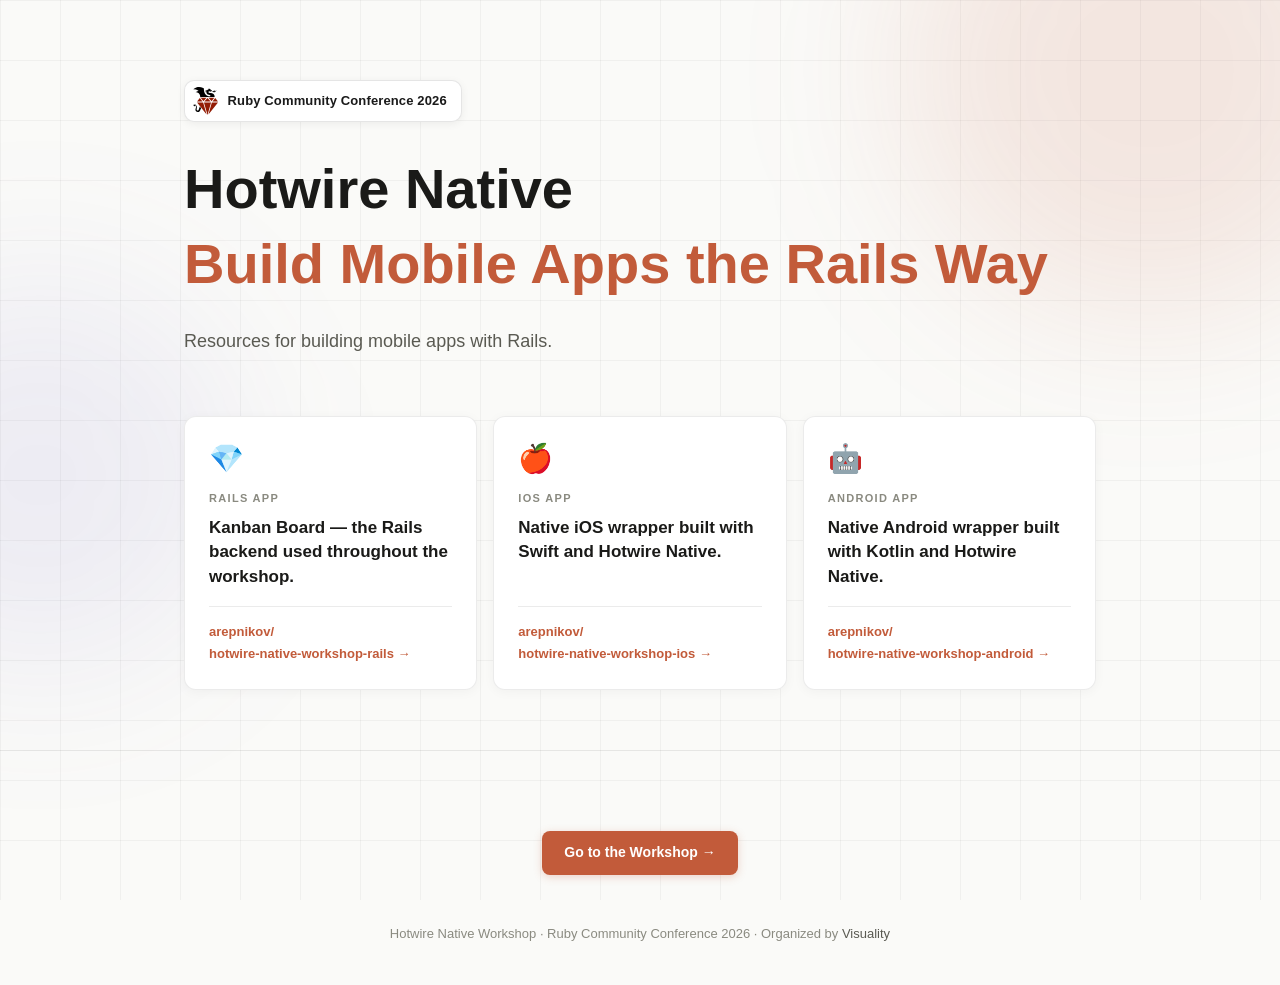
<file: index.html>
<!DOCTYPE html>
<html lang="en">
<head>
  <meta charset="UTF-8">
  <meta name="viewport" content="width=device-width, initial-scale=1.0">
  <title>Hotwire Native — Build Mobile Apps the Rails Way</title>
  <link rel="stylesheet" href="style.css">
</head>
<body>

  <!-- Ambient gradient blobs -->
  <div class="blob blob-1"></div>
  <div class="blob blob-2"></div>

  <!-- ============================================================
       HERO
       ============================================================ -->
  <header class="hero">
    <div class="container">
      <div class="hero-eyebrow">
        <a class="rcc-badge" href="https://www.rubycommunityconference.com/" target="_blank" rel="noopener">
          <img src="images/rcc-logo.svg" alt="Ruby Community Conference" class="rcc-logo">
          <span>Ruby Community Conference 2026</span>
        </a>
      </div>
      <h1 class="hero-title">Hotwire Native</h1>
      <p class="hero-tagline">Build Mobile Apps the Rails Way</p>
      <p class="hero-sub">Resources for building mobile apps with Rails.</p>
    </div>
  </header>

  <!-- ============================================================
       REPO CARDS
       ============================================================ -->
  <section class="section-cards">
    <div class="container">
      <div class="info-grid info-grid-3">

        <div class="info-card">
          <div class="info-card-icon">💎</div>
          <div class="info-card-label">Rails App</div>
          <div class="info-card-value">Kanban Board — the Rails backend used throughout the workshop.</div>
          <a class="info-card-link" href="https://github.com/arepnikov/hotwire-native-workshop-rails" target="_blank" rel="noopener">arepnikov/<br>hotwire-native-workshop-rails →</a>
        </div>

        <div class="info-card">
          <div class="info-card-icon">🍎</div>
          <div class="info-card-label">iOS App</div>
          <div class="info-card-value">Native iOS wrapper built with Swift and Hotwire Native.</div>
          <a class="info-card-link" href="https://github.com/arepnikov/hotwire-native-workshop-ios" target="_blank" rel="noopener">arepnikov/<br>hotwire-native-workshop-ios →</a>
        </div>

        <div class="info-card">
          <div class="info-card-icon">🤖</div>
          <div class="info-card-label">Android App</div>
          <div class="info-card-value">Native Android wrapper built with Kotlin and Hotwire Native.</div>
          <a class="info-card-link" href="https://github.com/arepnikov/hotwire-native-workshop-android" target="_blank" rel="noopener">arepnikov/<br>hotwire-native-workshop-android →</a>
        </div>
      </div>
    </div>
  </section>

  <!-- ============================================================
       FOOTER / CTA
       ============================================================ -->
  <footer style="padding: 80px 0 40px; position: relative; z-index: 1;">
    <div class="container" style="text-align: center;">
      <div class="footer-cta">
        <a href="./workshop/" class="btn btn-accent">Go to the Workshop →</a>
      </div>
      <p class="footer-credit">Hotwire Native Workshop · Ruby Community Conference 2026 · Organized by <a href="https://www.visuality.pl/" target="_blank" rel="noopener">Visuality</a></p>
    </div>
  </footer>

</body>
</html>
</file>
<file: style.css>
/* ============================================================
   VARIABLES & RESET
   ============================================================ */
:root {
  /* Light theme for bright environments */
  --bg:           #FAFAF8;
  --text:         #1A1A18;
  --accent:       #C25B3A;
  --muted:        #5A5A52;
  --muted-dark:   #8A8A80;
  --glass-bg:     rgba(0, 0, 0, 0.03);
  --glass-border: rgba(0, 0, 0, 0.08);
  --code-bg:      #F0F0EC;
  --font:         -apple-system, BlinkMacSystemFont, 'Segoe UI', Roboto, sans-serif;
  --font-mono:    'SF Mono', 'Fira Code', 'Consolas', monospace;
  --container:    960px;
  --radius:       12px;
}

*, *::before, *::after {
  box-sizing: border-box;
  margin: 0;
  padding: 0;
}

html {
  scroll-behavior: smooth;
}

body {
  background: var(--bg);
  color: var(--text);
  font-family: var(--font);
  font-size: 16px;
  line-height: 1.7;
  min-height: 100vh;
}

/* ============================================================
   GRID BACKGROUND
   ============================================================ */
body::before {
  content: '';
  position: fixed;
  inset: 0;
  background-image:
    linear-gradient(rgba(0,0,0,0.04) 1px, transparent 1px),
    linear-gradient(90deg, rgba(0,0,0,0.04) 1px, transparent 1px);
  background-size: 60px 60px;
  pointer-events: none;
  z-index: 0;
}

/* ============================================================
   AMBIENT BLOBS
   ============================================================ */
.blob {
  position: fixed;
  border-radius: 50%;
  filter: blur(80px);
  pointer-events: none;
  z-index: 0;
}

.blob-1 {
  width: 500px;
  height: 500px;
  background: rgba(194, 91, 58, 0.12);
  top: -180px;
  right: -120px;
}

.blob-2 {
  width: 400px;
  height: 400px;
  background: rgba(91, 79, 190, 0.08);
  bottom: 25%;
  left: -160px;
}

/* ============================================================
   LAYOUT
   ============================================================ */
.container {
  max-width: var(--container);
  margin: 0 auto;
  padding: 0 24px;
}

header, .section-cards, .sticky-nav, main, footer {
  position: relative;
  z-index: 1;
}

/* ============================================================
   TYPOGRAPHY
   ============================================================ */
h1, h2, h3, h4 {
  line-height: 1.2;
  font-weight: 700;
}

a {
  color: var(--accent);
  text-decoration: none;
}

a:hover {
  text-decoration: underline;
}

.accent { color: var(--accent); }
.muted  { color: var(--muted); }

/* ============================================================
   HERO
   ============================================================ */
.hero {
  padding: 80px 0 60px;
}

.hero-eyebrow {
  margin-bottom: 32px;
}

.rcc-badge {
  display: inline-flex;
  align-items: center;
  gap: 10px;
  background: #fff;
  border: 1px solid rgba(0,0,0,0.1);
  box-shadow: 0 2px 8px rgba(0,0,0,0.06);
  border-radius: 10px;
  padding: 6px 14px 6px 8px;
  text-decoration: none;
  color: #1a1a1a;
  font-size: 13px;
  font-weight: 600;
  letter-spacing: 0.01em;
  transition: opacity 0.2s;
}

.rcc-badge:hover {
  opacity: 0.88;
  text-decoration: none;
}

.rcc-logo {
  height: 28px;
  width: auto;
}

.hero-title {
  font-size: clamp(32px, 5vw, 56px);
  color: var(--text);
  margin-bottom: 8px;
}

.hero-tagline {
  font-size: clamp(32px, 5vw, 56px);
  color: var(--accent);
  font-weight: 700;
  margin-bottom: 28px;
  line-height: 1.2;
}

.hero-sub {
  font-size: 18px;
  color: var(--muted);
  max-width: 580px;
}

/* ============================================================
   INFO CARDS
   ============================================================ */
.section-cards {
  padding: 0 0 60px;
}

.info-grid {
  display: grid;
  grid-template-columns: repeat(4, 1fr);
  gap: 16px;
}

.info-grid-3 {
  grid-template-columns: repeat(3, 1fr);
}

.info-card {
  background: #fff;
  border: 1px solid var(--glass-border);
  border-radius: var(--radius);
  padding: 28px 24px 24px;
  display: flex;
  flex-direction: column;
  min-height: 180px;
  box-shadow: 0 2px 12px rgba(0,0,0,0.04);
}

.info-card-icon {
  font-size: 28px;
  margin-bottom: 16px;
  line-height: 1;
}

.info-card-label {
  font-size: 11px;
  font-weight: 700;
  text-transform: uppercase;
  letter-spacing: 0.12em;
  color: var(--muted-dark);
  margin-bottom: 8px;
}

.info-card-value {
  font-size: 17px;
  color: var(--text);
  font-weight: 600;
  flex: 1;
  line-height: 1.45;
}

.info-card-link {
  font-size: 13px;
  color: var(--accent);
  font-weight: 600;
  margin-top: 16px;
  padding-top: 14px;
  border-top: 1px solid var(--glass-border);
  display: block;
  transition: color 0.15s;
}

.info-card-link:hover {
  color: var(--text);
  text-decoration: none;
}

/* ============================================================
   STICKY NAV
   ============================================================ */
.sticky-nav {
  position: sticky;
  top: 0;
  z-index: 100;
  background: rgba(250, 250, 248, 0.9);
  backdrop-filter: blur(12px);
  -webkit-backdrop-filter: blur(12px);
  border-bottom: 1px solid var(--glass-border);
}

.sticky-nav .container {
  overflow-x: auto;
  scrollbar-width: none;
  position: relative;
}

.sticky-nav .container::-webkit-scrollbar {
  display: none;
}

/* Scroll hint: fade + chevron on right edge to indicate more content */
@media (max-width: 699px) {
  .sticky-nav::after {
    content: '›';
    position: absolute;
    right: 0;
    top: 0;
    bottom: 0;
    width: 40px;
    background: linear-gradient(to right, transparent, rgba(250, 250, 248, 0.95));
    pointer-events: none;
    z-index: 101;
    opacity: var(--scroll-hint-opacity, 1);
    transition: opacity 0.3s;
    display: flex;
    align-items: center;
    justify-content: flex-end;
    padding-right: 8px;
    color: var(--muted);
    font-size: 20px;
    font-weight: 300;
  }
}

.nav-links {
  display: flex;
  list-style: none;
  padding: 0;
  white-space: nowrap;
}

.nav-links li a {
  display: block;
  padding: 16px 20px;
  font-size: 14px;
  font-weight: 500;
  color: var(--muted);
  transition: color 0.2s;
}

.nav-links li a:hover,
.nav-links li a.active {
  color: var(--accent);
  text-decoration: none;
}

/* ============================================================
   SECTIONS
   ============================================================ */
section.section {
  padding: 80px 0;
  border-bottom: 1px solid var(--glass-border);
}

section.section:last-child {
  border-bottom: none;
}

[id] {
  scroll-margin-top: 60px;
}

.section-header {
  margin-bottom: 48px;
}

.section-label {
  font-size: 12px;
  font-weight: 700;
  text-transform: uppercase;
  letter-spacing: 0.1em;
  color: var(--accent);
  margin-bottom: 12px;
}

.section-title {
  font-size: clamp(24px, 4vw, 36px);
  color: var(--text);
}

.section-sub {
  font-size: 16px;
  color: var(--muted);
  margin-top: 12px;
  max-width: 640px;
}

/* ============================================================
   GLASS CARD
   ============================================================ */
.card {
  background: #fff;
  border: 1px solid var(--glass-border);
  border-radius: var(--radius);
  padding: 32px;
  box-shadow: 0 2px 12px rgba(0,0,0,0.04);
}

/* ============================================================
   SLIDES SECTION
   ============================================================ */
.slides-card {
  display: flex;
  align-items: center;
  gap: 28px;
}

.slides-icon {
  font-size: 40px;
  flex-shrink: 0;
}

.slides-body h3 {
  font-size: 20px;
  margin-bottom: 8px;
}

.slides-body p {
  color: var(--muted);
  margin-bottom: 20px;
}

.btn {
  display: inline-block;
  padding: 10px 22px;
  border-radius: 8px;
  font-size: 14px;
  font-weight: 600;
  cursor: pointer;
  transition: opacity 0.2s;
}

.btn:hover {
  opacity: 0.85;
  text-decoration: none;
}

.btn-accent {
  background: var(--accent);
  color: #fff;
  box-shadow: 0 2px 8px rgba(194, 91, 58, 0.25);
}

/* ============================================================
   HOSTS SECTION
   ============================================================ */
.hosts-grid {
  display: grid;
  grid-template-columns: 1fr 1fr;
  gap: 24px;
}

.host-card {
  background: #fff;
  border: 1px solid var(--glass-border);
  border-radius: var(--radius);
  padding: 36px 28px 28px;
  display: flex;
  flex-direction: column;
  align-items: center;
  text-align: center;
  box-shadow: 0 2px 12px rgba(0,0,0,0.04);
}

.host-img {
  width: 112px;
  height: 112px;
  border-radius: 50%;
  object-fit: cover;
  flex-shrink: 0;
  border: 2px solid var(--accent);
  margin-bottom: 20px;
}

.host-card h3 {
  font-size: 20px;
  margin-bottom: 6px;
}

.host-role {
  font-size: 14px;
  color: var(--accent);
  font-weight: 500;
  margin-bottom: 14px;
}

.host-bio {
  font-size: 15px;
  color: var(--muted);
  flex: 1;
  margin-bottom: 0;
}

.host-links {
  display: flex;
  gap: 10px;
  flex-wrap: wrap;
  justify-content: center;
  margin-top: 24px;
}

.host-links a {
  font-size: 13px;
  color: var(--muted);
  font-weight: 500;
  padding: 7px 16px;
  border: 1px solid var(--glass-border);
  border-radius: 6px;
  transition: color 0.2s, border-color 0.2s;
}

.host-links a:hover {
  color: var(--accent);
  border-color: var(--accent);
  text-decoration: none;
}

/* ============================================================
   ABOUT SECTION
   ============================================================ */
.about-prose p {
  color: var(--muted);
  margin-bottom: 20px;
  font-size: 16px;
}

.about-prose p strong {
  color: var(--text);
}

.callout {
  background: rgba(194, 91, 58, 0.08);
  border-left: 3px solid var(--accent);
  border-radius: 0 var(--radius) var(--radius) 0;
  padding: 24px 28px;
  margin-top: 32px;
}

.callout h4 {
  color: var(--accent);
  font-size: 12px;
  font-weight: 700;
  text-transform: uppercase;
  letter-spacing: 0.1em;
  margin-bottom: 10px;
}

.callout p {
  color: var(--muted);
  font-size: 15px;
  margin: 0;
}

/* ============================================================
   DETAILS / ACCORDION
   ============================================================ */
.details-list {
  display: flex;
  flex-direction: column;
  gap: 12px;
}

details {
  background: #fff;
  border: 1px solid var(--glass-border);
  border-radius: var(--radius);
  box-shadow: 0 2px 8px rgba(0,0,0,0.03);
}

details summary {
  padding: 20px 24px;
  cursor: pointer;
  font-weight: 600;
  font-size: 15px;
  list-style: none;
  display: flex;
  align-items: center;
  gap: 12px;
  user-select: none;
}

details summary::-webkit-details-marker {
  display: none;
}

details summary::after {
  content: '\25B8';
  margin-left: auto;
  color: var(--muted-dark);
  font-size: 13px;
  transition: transform 0.2s;
  flex-shrink: 0;
}

details[open] > summary::after {
  transform: rotate(90deg);
}

.details-body {
  padding: 0 24px 24px;
  border-top: 1px solid var(--glass-border);
}

.details-body > p,
.details-body > ul > li,
.details-body > ol > li {
  color: var(--muted);
  font-size: 15px;
}

.details-body p {
  margin-bottom: 12px;
}

.details-body ul,
.details-body ol {
  padding-left: 20px;
  margin-bottom: 16px;
  color: var(--muted);
  font-size: 15px;
}

.details-body li {
  margin-bottom: 8px;
}

.details-body h4 {
  color: var(--text);
  font-size: 15px;
  font-weight: 600;
  margin: 24px 0 10px;
}

.details-body h5 {
  color: var(--muted);
  font-size: 12px;
  font-weight: 700;
  text-transform: uppercase;
  letter-spacing: 0.08em;
  margin: 20px 0 8px;
}

/* Nested details */
details details {
  background: rgba(0,0,0,0.02);
  margin-top: 8px;
  border-radius: 8px;
}

details details summary {
  padding: 14px 18px;
  font-size: 14px;
  font-weight: 500;
}

details details .details-body {
  padding: 0 18px 16px;
}

/* Setup number badges */
.setup-num {
  display: inline-flex;
  align-items: center;
  justify-content: center;
  width: 28px;
  height: 28px;
  border-radius: 50%;
  background: var(--accent);
  color: white;
  font-size: 13px;
  font-weight: 700;
  flex-shrink: 0;
}

/* Module metadata */
.module-meta {
  display: flex;
  align-items: center;
  gap: 12px;
  flex: 1;
}

.module-num {
  display: inline-flex;
  align-items: center;
  justify-content: center;
  width: 28px;
  height: 28px;
  border-radius: 50%;
  border: 1.5px solid var(--accent);
  color: var(--accent);
  font-size: 13px;
  font-weight: 700;
  flex-shrink: 0;
}

.module-title {
  flex: 1;
}

.module-duration {
  font-size: 12px;
  color: var(--muted-dark);
  font-weight: 400;
  background: rgba(0,0,0,0.03);
  padding: 3px 10px;
  border-radius: 20px;
  border: 1px solid var(--glass-border);
  white-space: nowrap;
  flex-shrink: 0;
}

.module-outcome {
  background: rgba(194, 91, 58, 0.08);
  border-left: 3px solid var(--accent);
  border-radius: 0 8px 8px 0;
  padding: 14px 18px;
  margin-top: 16px;
  font-size: 14px;
  color: var(--muted);
}

.module-outcome strong {
  color: var(--accent);
  display: block;
  font-size: 11px;
  text-transform: uppercase;
  letter-spacing: 0.08em;
  margin-bottom: 4px;
}

/* ============================================================
   CODE BLOCKS
   ============================================================ */
pre[class*="language-"],
pre {
  background: #1e1e1e !important;
  border-radius: 8px !important;
  margin: 16px 0 !important;
  position: relative;
  border: 1px solid rgba(0,0,0,0.1);
}

code[class*="language-"],
pre code {
  font-family: var(--font-mono) !important;
  font-size: 13px !important;
  color: #d4d4d4 !important;
}

/* Inline code */
:not(pre) > code {
  background: rgba(0,0,0,0.06);
  color: #c25b3a;
  padding: 2px 6px;
  border-radius: 4px;
  font-family: var(--font-mono);
  font-size: 0.9em;
}

.code-label {
  display: block;
  font-size: 11px;
  font-family: var(--font-mono);
  color: var(--muted-dark);
  background: rgba(0,0,0,0.03);
  border: 1px solid var(--glass-border);
  border-bottom: none;
  border-radius: 6px 6px 0 0;
  padding: 6px 14px;
  margin-top: 16px;
}

.code-label + pre[class*="language-"] {
  border-radius: 0 0 8px 8px !important;
  margin-top: 0 !important;
}

.copy-btn {
  position: absolute;
  top: 8px;
  right: 8px;
  background: rgba(0,0,0,0.05);
  border: 1px solid rgba(0,0,0,0.1);
  color: var(--muted);
  border-radius: 4px;
  padding: 4px 10px;
  font-size: 11px;
  font-family: var(--font);
  cursor: pointer;
  transition: background 0.15s, color 0.15s;
  z-index: 2;
  line-height: 1.5;
}

.copy-btn:hover {
  background: rgba(0,0,0,0.1);
  color: var(--text);
}

.copy-btn.copied {
  color: #6fcf97;
}

/* ============================================================
   SIDE BADGES
   ============================================================ */
.side-badge {
  display: inline-flex;
  align-items: center;
  font-size: 10px;
  font-weight: 700;
  padding: 2px 7px;
  border-radius: 4px;
  text-transform: uppercase;
  letter-spacing: 0.06em;
  vertical-align: middle;
  margin-left: 6px;
  flex-shrink: 0;
}

.side-badge--rails {
  background: rgba(204, 52, 45, 0.12);
  color: #e57373;
  border: 1px solid rgba(204, 52, 45, 0.25);
}

.side-badge--android {
  background: rgba(61, 220, 132, 0.1);
  color: #6fcf97;
  border: 1px solid rgba(61, 220, 132, 0.2);
}

.side-badge--ios {
  background: rgba(0, 122, 255, 0.1);
  color: #5ac8fa;
  border: 1px solid rgba(0, 122, 255, 0.2);
}

/* ============================================================
   PLATFORM TABS
   ============================================================ */
.platform-tabs {
  display: flex;
  gap: 8px;
  margin: 16px 0 12px;
}

.tab-btn {
  background: rgba(0,0,0,0.02);
  border: 1px solid var(--glass-border);
  border-radius: 6px;
  padding: 8px 20px;
  font-size: 13px;
  font-weight: 600;
  color: var(--muted);
  cursor: pointer;
  transition: all 0.2s;
  font-family: var(--font-sans);
}

.tab-btn:hover {
  background: rgba(0,0,0,0.05);
  border-color: rgba(0,0,0,0.15);
}

.tab-btn.active {
  color: var(--text);
}

.tab-btn.active[data-tab="android"] {
  background: rgba(61, 220, 132, 0.15);
  border-color: rgba(61, 220, 132, 0.3);
  color: #6fcf97;
}

.tab-btn.active[data-tab="ios"] {
  background: rgba(0, 122, 255, 0.15);
  border-color: rgba(0, 122, 255, 0.3);
  color: #5ac8fa;
}

.tab-content {
  display: none;
}

.tab-content.active {
  display: block;
}

/* ============================================================
   SCREENSHOT DETAILS
   ============================================================ */
.screenshot-details {
  border: 1px solid var(--glass-border);
  border-radius: 8px;
  margin: 12px 0 16px;
  background: rgba(0,0,0,0.01);
  overflow: hidden;
}

.screenshot-details > summary {
  padding: 10px 16px !important;
  font-size: 13px !important;
  font-weight: 500 !important;
  color: var(--muted) !important;
}

.screenshot-body {
  display: flex;
  gap: 12px;
  padding: 12px 16px 16px;
  flex-wrap: wrap;
  border-top: 1px solid var(--glass-border);
}

.screenshot-body img {
  max-width: 280px;
  width: 100%;
  border-radius: 6px;
  border: 1px solid var(--glass-border);
}

/* ============================================================
   CHECKPOINT
   ============================================================ */
.checkpoint {
  display: flex;
  align-items: center;
  gap: 10px;
  background: rgba(194, 91, 58, 0.08);
  border: 1px solid rgba(194, 91, 58, 0.25);
  border-radius: 8px;
  padding: 12px 16px;
  margin-top: 24px;
  font-size: 14px;
  color: var(--muted);
}

.checkpoint-icon {
  font-size: 16px;
  flex-shrink: 0;
}

.checkpoint code {
  font-family: var(--font-mono);
  font-size: 13px;
  color: var(--accent);
}

/* ============================================================
   CHECKLIST
   ============================================================ */
.checklist {
  list-style: none;
  padding: 0;
  margin-top: 20px;
  border: 1px solid var(--glass-border);
  border-radius: var(--radius);
  overflow: hidden;
  background: #fff;
  box-shadow: 0 2px 8px rgba(0,0,0,0.03);
}

.checklist li {
  display: flex;
  align-items: flex-start;
  gap: 14px;
  padding: 14px 20px;
  border-bottom: 1px solid var(--glass-border);
  color: var(--muted);
  font-size: 15px;
}

.checklist li:last-child {
  border-bottom: none;
}

.checklist li::before {
  content: '';
  display: inline-block;
  width: 18px;
  height: 18px;
  border: 1.5px solid var(--muted-dark);
  border-radius: 4px;
  flex-shrink: 0;
  margin-top: 3px;
}

/* ============================================================
   RESOURCES
   ============================================================ */
.resources-grid {
  display: grid;
  grid-template-columns: 1fr 1fr;
  gap: 16px;
}

.resource-card {
  background: #fff;
  border: 1px solid var(--glass-border);
  border-radius: var(--radius);
  padding: 24px;
  transition: border-color 0.2s, box-shadow 0.2s;
  display: block;
  color: var(--text);
  box-shadow: 0 2px 12px rgba(0,0,0,0.04);
}

.resource-card:hover {
  border-color: var(--accent);
  text-decoration: none;
  box-shadow: 0 4px 16px rgba(0,0,0,0.08);
}

.resource-card h4 {
  font-size: 16px;
  margin-bottom: 8px;
}

.resource-card p {
  font-size: 14px;
  color: var(--muted);
  margin: 0;
}

/* ============================================================
   FOOTER
   ============================================================ */
footer {
  padding: 80px 0;
  text-align: center;
  border-top: 1px solid var(--glass-border);
  position: relative;
  z-index: 1;
}

.footer-title {
  font-size: clamp(20px, 3vw, 28px);
  margin-bottom: 12px;
}

.footer-sub {
  color: var(--muted);
  font-size: 15px;
  margin-bottom: 36px;
}

.footer-cta {
  margin-bottom: 48px;
}

.footer-credit {
  font-size: 13px;
  color: var(--muted-dark);
}

.footer-credit a {
  color: var(--muted);
}

/* ============================================================
   RESPONSIVE
   ============================================================ */

/* Code blocks: prevent horizontal overflow on mobile */
pre[class*="language-"],
pre {
  overflow-x: auto;
  -webkit-overflow-scrolling: touch;
  max-width: 100%;
}

/* Prevent blobs from causing horizontal scroll */
html {
  overflow-x: hidden;
}

@media (max-width: 900px) {
  .info-grid,
  .info-grid-3 {
    grid-template-columns: 1fr 1fr;
  }

  .hosts-grid {
    grid-template-columns: 1fr;
  }

  .resources-grid {
    grid-template-columns: 1fr;
  }
}

@media (max-width: 640px) {
  .info-grid,
  .info-grid-3 {
    grid-template-columns: 1fr 1fr;
  }

  .hero {
    padding: 56px 0 40px;
  }

  section.section {
    padding: 60px 0;
  }

  .section-header {
    margin-bottom: 32px;
  }

  .slides-card {
    flex-direction: column;
    align-items: flex-start;
  }

  .module-duration {
    display: none;
  }

  .card {
    padding: 24px 18px;
  }

  details summary {
    padding: 16px 14px;
    font-size: 14px;
  }

  .details-body {
    padding: 0 14px 18px;
  }

  .nav-links li a {
    padding: 14px 14px;
    font-size: 13px;
  }

  .rcc-badge span {
    font-size: 12px;
  }

  .info-card {
    padding: 20px 18px 18px;
    min-height: auto;
  }

  .info-card-value {
    font-size: 15px;
  }
}

@media (max-width: 420px) {
  .info-grid,
  .info-grid-3 {
    grid-template-columns: 1fr;
  }

  .hero-title {
    font-size: 28px;
  }

  .hero-tagline {
    font-size: 28px;
  }

  .container {
    padding: 0 16px;
  }

  .host-card {
    padding: 24px 18px 18px;
  }
}
</file>
